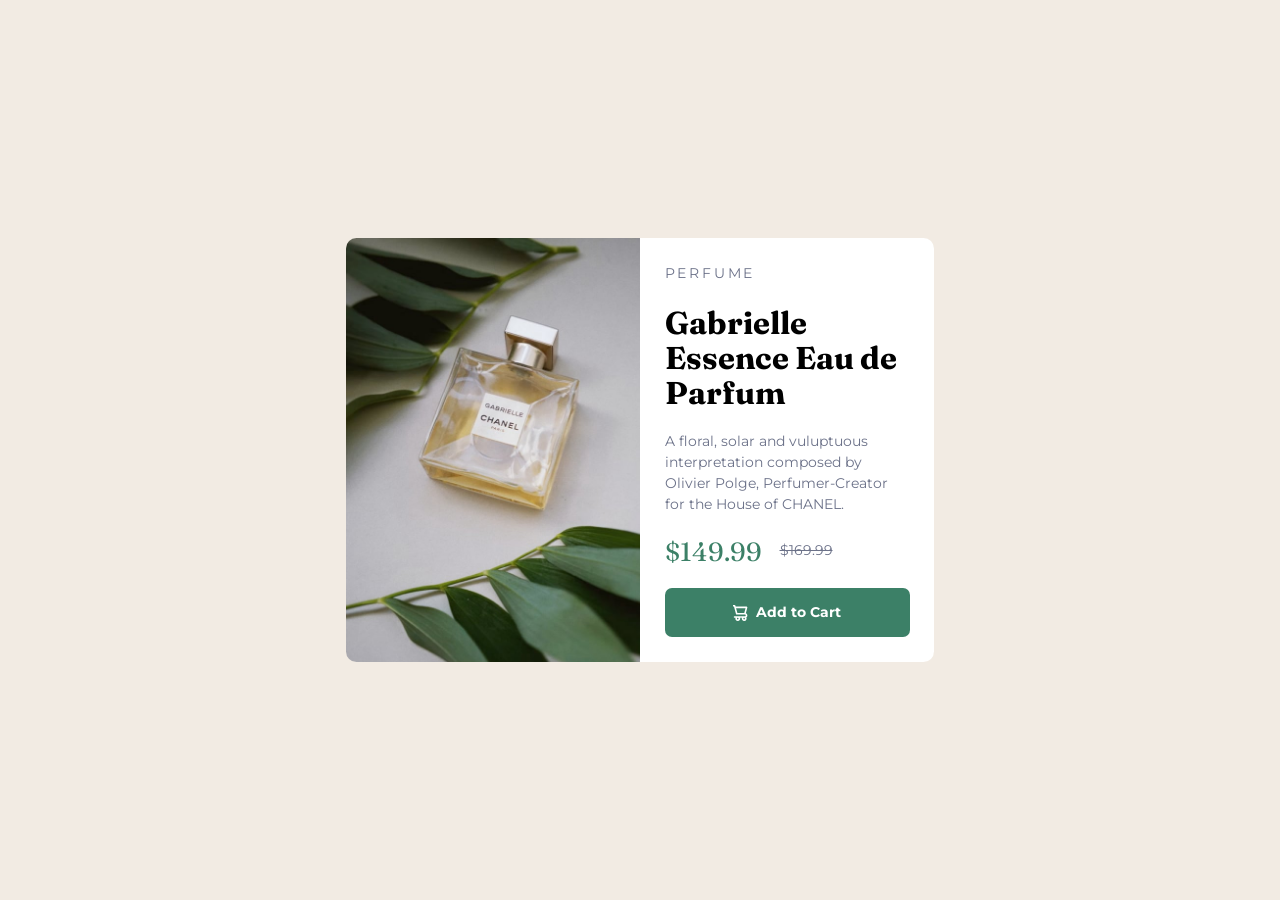
<file: example-website/index.html>
<!DOCTYPE html>
<html lang="en">
<head>
    <meta charset="UTF-8">
    <meta name="viewport" content="width=device-width, initial-scale=1.0">
    <!-- displays site properly based on user's device -->
    <title>Product Preview Card Component</title>
    <link rel="stylesheet" href="./css/index.css">
    <link href="./css/output.css" rel="stylesheet">
    <link rel="preconnect" href="https://fonts.googleapis.com">
    <link rel="preconnect" href="https://fonts.gstatic.com" crossorigin>
    <link href="https://fonts.googleapis.com/css2?family=Fraunces:opsz,wght@9..144,700&family=Montserrat:wght@500;700&display=swap" rel="stylesheet">
</head>
<body>
    <div class="flex items-center justify-center bg-primary-two 
                min-h-screen w-full
                overflow-x-hidden">
        <main class="max-w-md sm:max-w-2xl overflow-hidden rounded-xl 
                     grid grid-cols-1 sm:grid-cols-2 m-6">
            <section class="w-full h-full">
                <img class="object-cover object-center w-full aspect-[4/3] sm:h-full"
                     id="preview-image"
                     alt="Product_Img"
                >
            </section>
            <article class="bg-white p-7 space-y-6">
                <h2 class="tracking-[0.2em] uppercase text-neutral-two">PERFUME</h2>
                <h1 class="font-primary font-bold text-4xl">Gabrielle Essence Eau de Parfum</h1>
                <p class="text-neutral-two">
                   A floral, solar and vuluptuous interpretation
                   composed by Olivier Polge, Perfumer-Creator for the
                   House of CHANEL.
                </p>
                <div>
                    <h1 class="font-primary text-primary-one text-3xl inline-block mr-4">
                        $149.99
                    </h1>
                    <p class="line-through text-neutral-two text-md inline-block align-super">
                        $169.99
                    </p>
                </div>
                <button type="button" 
                        class="w-full text-center py-4 
                        bg-primary-one hover:bg-neutral-one transition-all text-white font-bold
                        rounded-lg">
                    <img src="./images/icon-cart.svg" class="inline-block mr-1 align-sub" 
                         alt="cart_icon">
                    Add to Cart
                </button>
            </article>
        </main>
    </div>
</body>
</html>
</file>
<file: example-website/css/index.css>
@tailwind base;
@tailwind components;
@tailwind utilities;

:root {
    /* Colours */
    /* Primary Colours */
    --c-primary-one: hsl(158, 36%, 37%);
    --c-primary-two: hsl(30, 38%, 92%);

    /* Neutral Colours */
    --c-neutral-one: hsl(212, 21%, 14%);
    --c-neutral-two: hsl(228, 12%, 48%);

    /* Fonts */
    /* Font Family */
    --ff-primary: 'Fraunces', serif;
    --ff-secondary: 'Montserrat', sans-serif;

    --fs-base: 14px;
}

@layer base {
    html { 
        font-family: var(--ff-secondary);
        font-size: var(--fs-base);
    }
}

@layer components {
    #preview-image {
        content: url("../images/image-product-mobile.jpg");
    }
    @media (min-width: 640px) {
        #preview-image {
            content: url("../images/image-product-desktop.jpg");
        }
    }
}
</file>
<file: example-website/css/output.css>
/*
! tailwindcss v3.3.5 | MIT License | https://tailwindcss.com
*/

/*
1. Prevent padding and border from affecting element width. (https://github.com/mozdevs/cssremedy/issues/4)
2. Allow adding a border to an element by just adding a border-width. (https://github.com/tailwindcss/tailwindcss/pull/116)
*/

*,
::before,
::after {
  box-sizing: border-box;
  /* 1 */
  border-width: 0;
  /* 2 */
  border-style: solid;
  /* 2 */
  border-color: #e5e7eb;
  /* 2 */
}

::before,
::after {
  --tw-content: '';
}

/*
1. Use a consistent sensible line-height in all browsers.
2. Prevent adjustments of font size after orientation changes in iOS.
3. Use a more readable tab size.
4. Use the user's configured `sans` font-family by default.
5. Use the user's configured `sans` font-feature-settings by default.
6. Use the user's configured `sans` font-variation-settings by default.
*/

html {
  line-height: 1.5;
  /* 1 */
  -webkit-text-size-adjust: 100%;
  /* 2 */
  -moz-tab-size: 4;
  /* 3 */
  -o-tab-size: 4;
     tab-size: 4;
  /* 3 */
  font-family: ui-sans-serif, system-ui, -apple-system, BlinkMacSystemFont, "Segoe UI", Roboto, "Helvetica Neue", Arial, "Noto Sans", sans-serif, "Apple Color Emoji", "Segoe UI Emoji", "Segoe UI Symbol", "Noto Color Emoji";
  /* 4 */
  font-feature-settings: normal;
  /* 5 */
  font-variation-settings: normal;
  /* 6 */
}

/*
1. Remove the margin in all browsers.
2. Inherit line-height from `html` so users can set them as a class directly on the `html` element.
*/

body {
  margin: 0;
  /* 1 */
  line-height: inherit;
  /* 2 */
}

/*
1. Add the correct height in Firefox.
2. Correct the inheritance of border color in Firefox. (https://bugzilla.mozilla.org/show_bug.cgi?id=190655)
3. Ensure horizontal rules are visible by default.
*/

hr {
  height: 0;
  /* 1 */
  color: inherit;
  /* 2 */
  border-top-width: 1px;
  /* 3 */
}

/*
Add the correct text decoration in Chrome, Edge, and Safari.
*/

abbr:where([title]) {
  -webkit-text-decoration: underline dotted;
          text-decoration: underline dotted;
}

/*
Remove the default font size and weight for headings.
*/

h1,
h2,
h3,
h4,
h5,
h6 {
  font-size: inherit;
  font-weight: inherit;
}

/*
Reset links to optimize for opt-in styling instead of opt-out.
*/

a {
  color: inherit;
  text-decoration: inherit;
}

/*
Add the correct font weight in Edge and Safari.
*/

b,
strong {
  font-weight: bolder;
}

/*
1. Use the user's configured `mono` font family by default.
2. Correct the odd `em` font sizing in all browsers.
*/

code,
kbd,
samp,
pre {
  font-family: ui-monospace, SFMono-Regular, Menlo, Monaco, Consolas, "Liberation Mono", "Courier New", monospace;
  /* 1 */
  font-size: 1em;
  /* 2 */
}

/*
Add the correct font size in all browsers.
*/

small {
  font-size: 80%;
}

/*
Prevent `sub` and `sup` elements from affecting the line height in all browsers.
*/

sub,
sup {
  font-size: 75%;
  line-height: 0;
  position: relative;
  vertical-align: baseline;
}

sub {
  bottom: -0.25em;
}

sup {
  top: -0.5em;
}

/*
1. Remove text indentation from table contents in Chrome and Safari. (https://bugs.chromium.org/p/chromium/issues/detail?id=999088, https://bugs.webkit.org/show_bug.cgi?id=201297)
2. Correct table border color inheritance in all Chrome and Safari. (https://bugs.chromium.org/p/chromium/issues/detail?id=935729, https://bugs.webkit.org/show_bug.cgi?id=195016)
3. Remove gaps between table borders by default.
*/

table {
  text-indent: 0;
  /* 1 */
  border-color: inherit;
  /* 2 */
  border-collapse: collapse;
  /* 3 */
}

/*
1. Change the font styles in all browsers.
2. Remove the margin in Firefox and Safari.
3. Remove default padding in all browsers.
*/

button,
input,
optgroup,
select,
textarea {
  font-family: inherit;
  /* 1 */
  font-feature-settings: inherit;
  /* 1 */
  font-variation-settings: inherit;
  /* 1 */
  font-size: 100%;
  /* 1 */
  font-weight: inherit;
  /* 1 */
  line-height: inherit;
  /* 1 */
  color: inherit;
  /* 1 */
  margin: 0;
  /* 2 */
  padding: 0;
  /* 3 */
}

/*
Remove the inheritance of text transform in Edge and Firefox.
*/

button,
select {
  text-transform: none;
}

/*
1. Correct the inability to style clickable types in iOS and Safari.
2. Remove default button styles.
*/

button,
[type='button'],
[type='reset'],
[type='submit'] {
  -webkit-appearance: button;
  /* 1 */
  background-color: transparent;
  /* 2 */
  background-image: none;
  /* 2 */
}

/*
Use the modern Firefox focus style for all focusable elements.
*/

:-moz-focusring {
  outline: auto;
}

/*
Remove the additional `:invalid` styles in Firefox. (https://github.com/mozilla/gecko-dev/blob/2f9eacd9d3d995c937b4251a5557d95d494c9be1/layout/style/res/forms.css#L728-L737)
*/

:-moz-ui-invalid {
  box-shadow: none;
}

/*
Add the correct vertical alignment in Chrome and Firefox.
*/

progress {
  vertical-align: baseline;
}

/*
Correct the cursor style of increment and decrement buttons in Safari.
*/

::-webkit-inner-spin-button,
::-webkit-outer-spin-button {
  height: auto;
}

/*
1. Correct the odd appearance in Chrome and Safari.
2. Correct the outline style in Safari.
*/

[type='search'] {
  -webkit-appearance: textfield;
  /* 1 */
  outline-offset: -2px;
  /* 2 */
}

/*
Remove the inner padding in Chrome and Safari on macOS.
*/

::-webkit-search-decoration {
  -webkit-appearance: none;
}

/*
1. Correct the inability to style clickable types in iOS and Safari.
2. Change font properties to `inherit` in Safari.
*/

::-webkit-file-upload-button {
  -webkit-appearance: button;
  /* 1 */
  font: inherit;
  /* 2 */
}

/*
Add the correct display in Chrome and Safari.
*/

summary {
  display: list-item;
}

/*
Removes the default spacing and border for appropriate elements.
*/

blockquote,
dl,
dd,
h1,
h2,
h3,
h4,
h5,
h6,
hr,
figure,
p,
pre {
  margin: 0;
}

fieldset {
  margin: 0;
  padding: 0;
}

legend {
  padding: 0;
}

ol,
ul,
menu {
  list-style: none;
  margin: 0;
  padding: 0;
}

/*
Reset default styling for dialogs.
*/

dialog {
  padding: 0;
}

/*
Prevent resizing textareas horizontally by default.
*/

textarea {
  resize: vertical;
}

/*
1. Reset the default placeholder opacity in Firefox. (https://github.com/tailwindlabs/tailwindcss/issues/3300)
2. Set the default placeholder color to the user's configured gray 400 color.
*/

input::-moz-placeholder, textarea::-moz-placeholder {
  opacity: 1;
  /* 1 */
  color: #9ca3af;
  /* 2 */
}

input::placeholder,
textarea::placeholder {
  opacity: 1;
  /* 1 */
  color: #9ca3af;
  /* 2 */
}

/*
Set the default cursor for buttons.
*/

button,
[role="button"] {
  cursor: pointer;
}

/*
Make sure disabled buttons don't get the pointer cursor.
*/

:disabled {
  cursor: default;
}

/*
1. Make replaced elements `display: block` by default. (https://github.com/mozdevs/cssremedy/issues/14)
2. Add `vertical-align: middle` to align replaced elements more sensibly by default. (https://github.com/jensimmons/cssremedy/issues/14#issuecomment-634934210)
   This can trigger a poorly considered lint error in some tools but is included by design.
*/

img,
svg,
video,
canvas,
audio,
iframe,
embed,
object {
  display: block;
  /* 1 */
  vertical-align: middle;
  /* 2 */
}

/*
Constrain images and videos to the parent width and preserve their intrinsic aspect ratio. (https://github.com/mozdevs/cssremedy/issues/14)
*/

img,
video {
  max-width: 100%;
  height: auto;
}

/* Make elements with the HTML hidden attribute stay hidden by default */

[hidden] {
  display: none;
}

html {
  font-family: var(--ff-secondary);
  font-size: var(--fs-base);
}

*, ::before, ::after {
  --tw-border-spacing-x: 0;
  --tw-border-spacing-y: 0;
  --tw-translate-x: 0;
  --tw-translate-y: 0;
  --tw-rotate: 0;
  --tw-skew-x: 0;
  --tw-skew-y: 0;
  --tw-scale-x: 1;
  --tw-scale-y: 1;
  --tw-pan-x:  ;
  --tw-pan-y:  ;
  --tw-pinch-zoom:  ;
  --tw-scroll-snap-strictness: proximity;
  --tw-gradient-from-position:  ;
  --tw-gradient-via-position:  ;
  --tw-gradient-to-position:  ;
  --tw-ordinal:  ;
  --tw-slashed-zero:  ;
  --tw-numeric-figure:  ;
  --tw-numeric-spacing:  ;
  --tw-numeric-fraction:  ;
  --tw-ring-inset:  ;
  --tw-ring-offset-width: 0px;
  --tw-ring-offset-color: #fff;
  --tw-ring-color: rgb(59 130 246 / 0.5);
  --tw-ring-offset-shadow: 0 0 #0000;
  --tw-ring-shadow: 0 0 #0000;
  --tw-shadow: 0 0 #0000;
  --tw-shadow-colored: 0 0 #0000;
  --tw-blur:  ;
  --tw-brightness:  ;
  --tw-contrast:  ;
  --tw-grayscale:  ;
  --tw-hue-rotate:  ;
  --tw-invert:  ;
  --tw-saturate:  ;
  --tw-sepia:  ;
  --tw-drop-shadow:  ;
  --tw-backdrop-blur:  ;
  --tw-backdrop-brightness:  ;
  --tw-backdrop-contrast:  ;
  --tw-backdrop-grayscale:  ;
  --tw-backdrop-hue-rotate:  ;
  --tw-backdrop-invert:  ;
  --tw-backdrop-opacity:  ;
  --tw-backdrop-saturate:  ;
  --tw-backdrop-sepia:  ;
}

::backdrop {
  --tw-border-spacing-x: 0;
  --tw-border-spacing-y: 0;
  --tw-translate-x: 0;
  --tw-translate-y: 0;
  --tw-rotate: 0;
  --tw-skew-x: 0;
  --tw-skew-y: 0;
  --tw-scale-x: 1;
  --tw-scale-y: 1;
  --tw-pan-x:  ;
  --tw-pan-y:  ;
  --tw-pinch-zoom:  ;
  --tw-scroll-snap-strictness: proximity;
  --tw-gradient-from-position:  ;
  --tw-gradient-via-position:  ;
  --tw-gradient-to-position:  ;
  --tw-ordinal:  ;
  --tw-slashed-zero:  ;
  --tw-numeric-figure:  ;
  --tw-numeric-spacing:  ;
  --tw-numeric-fraction:  ;
  --tw-ring-inset:  ;
  --tw-ring-offset-width: 0px;
  --tw-ring-offset-color: #fff;
  --tw-ring-color: rgb(59 130 246 / 0.5);
  --tw-ring-offset-shadow: 0 0 #0000;
  --tw-ring-shadow: 0 0 #0000;
  --tw-shadow: 0 0 #0000;
  --tw-shadow-colored: 0 0 #0000;
  --tw-blur:  ;
  --tw-brightness:  ;
  --tw-contrast:  ;
  --tw-grayscale:  ;
  --tw-hue-rotate:  ;
  --tw-invert:  ;
  --tw-saturate:  ;
  --tw-sepia:  ;
  --tw-drop-shadow:  ;
  --tw-backdrop-blur:  ;
  --tw-backdrop-brightness:  ;
  --tw-backdrop-contrast:  ;
  --tw-backdrop-grayscale:  ;
  --tw-backdrop-hue-rotate:  ;
  --tw-backdrop-invert:  ;
  --tw-backdrop-opacity:  ;
  --tw-backdrop-saturate:  ;
  --tw-backdrop-sepia:  ;
}

.m-4 {
  margin: 1rem;
}

.m-6 {
  margin: 1.5rem;
}

.mx-6 {
  margin-left: 1.5rem;
  margin-right: 1.5rem;
}

.my-9 {
  margin-top: 2.25rem;
  margin-bottom: 2.25rem;
}

.mr-3 {
  margin-right: 0.75rem;
}

.mr-1 {
  margin-right: 0.25rem;
}

.mr-4 {
  margin-right: 1rem;
}

.inline-block {
  display: inline-block;
}

.flex {
  display: flex;
}

.grid {
  display: grid;
}

.aspect-\[4\/3\] {
  aspect-ratio: 4/3;
}

.h-full {
  height: 100%;
}

.min-h-screen {
  min-height: 100vh;
}

.w-full {
  width: 100%;
}

.w-screen {
  width: 100vw;
}

.max-w-md {
  max-width: 28rem;
}

.max-w-lg {
  max-width: 32rem;
}

.max-w-xl {
  max-width: 36rem;
}

.max-w-2xl {
  max-width: 42rem;
}

.max-w-sm {
  max-width: 24rem;
}

.grid-cols-1 {
  grid-template-columns: repeat(1, minmax(0, 1fr));
}

.items-start {
  align-items: flex-start;
}

.items-center {
  align-items: center;
}

.justify-center {
  justify-content: center;
}

.gap-4 {
  gap: 1rem;
}

.space-y-4 > :not([hidden]) ~ :not([hidden]) {
  --tw-space-y-reverse: 0;
  margin-top: calc(1rem * calc(1 - var(--tw-space-y-reverse)));
  margin-bottom: calc(1rem * var(--tw-space-y-reverse));
}

.space-y-2 > :not([hidden]) ~ :not([hidden]) {
  --tw-space-y-reverse: 0;
  margin-top: calc(0.5rem * calc(1 - var(--tw-space-y-reverse)));
  margin-bottom: calc(0.5rem * var(--tw-space-y-reverse));
}

.space-y-3 > :not([hidden]) ~ :not([hidden]) {
  --tw-space-y-reverse: 0;
  margin-top: calc(0.75rem * calc(1 - var(--tw-space-y-reverse)));
  margin-bottom: calc(0.75rem * var(--tw-space-y-reverse));
}

.space-y-5 > :not([hidden]) ~ :not([hidden]) {
  --tw-space-y-reverse: 0;
  margin-top: calc(1.25rem * calc(1 - var(--tw-space-y-reverse)));
  margin-bottom: calc(1.25rem * var(--tw-space-y-reverse));
}

.space-y-6 > :not([hidden]) ~ :not([hidden]) {
  --tw-space-y-reverse: 0;
  margin-top: calc(1.5rem * calc(1 - var(--tw-space-y-reverse)));
  margin-bottom: calc(1.5rem * var(--tw-space-y-reverse));
}

.overflow-hidden {
  overflow: hidden;
}

.overflow-x-hidden {
  overflow-x: hidden;
}

.rounded-xl {
  border-radius: 0.75rem;
}

.rounded {
  border-radius: 0.25rem;
}

.rounded-md {
  border-radius: 0.375rem;
}

.rounded-lg {
  border-radius: 0.5rem;
}

.rounded-2xl {
  border-radius: 1rem;
}

.bg-primary-two {
  background-color: var(--c-primary-two);
}

.bg-white {
  --tw-bg-opacity: 1;
  background-color: rgb(255 255 255 / var(--tw-bg-opacity));
}

.bg-primary-one {
  background-color: var(--c-primary-one);
}

.bg-neutral-two {
  background-color: var(--c-neutral-two);
}

.bg-neutral-one {
  background-color: var(--c-neutral-one);
}

.object-cover {
  -o-object-fit: cover;
     object-fit: cover;
}

.object-center {
  -o-object-position: center;
     object-position: center;
}

.p-4 {
  padding: 1rem;
}

.p-5 {
  padding: 1.25rem;
}

.p-6 {
  padding: 1.5rem;
}

.p-8 {
  padding: 2rem;
}

.p-7 {
  padding: 1.75rem;
}

.py-6 {
  padding-top: 1.5rem;
  padding-bottom: 1.5rem;
}

.py-4 {
  padding-top: 1rem;
  padding-bottom: 1rem;
}

.py-2 {
  padding-top: 0.5rem;
  padding-bottom: 0.5rem;
}

.py-3 {
  padding-top: 0.75rem;
  padding-bottom: 0.75rem;
}

.px-4 {
  padding-left: 1rem;
  padding-right: 1rem;
}

.px-5 {
  padding-left: 1.25rem;
  padding-right: 1.25rem;
}

.text-center {
  text-align: center;
}

.align-top {
  vertical-align: top;
}

.align-middle {
  vertical-align: middle;
}

.align-bottom {
  vertical-align: bottom;
}

.align-sub {
  vertical-align: sub;
}

.align-super {
  vertical-align: super;
}

.font-primary {
  font-family: var(--ff-primary);
}

.text-3xl {
  font-size: 1.875rem;
  line-height: 2.25rem;
}

.text-4xl {
  font-size: 2.25rem;
  line-height: 2.5rem;
}

.text-2xl {
  font-size: 1.5rem;
  line-height: 2rem;
}

.text-sm {
  font-size: 0.875rem;
  line-height: 1.25rem;
}

.font-bold {
  font-weight: 700;
}

.uppercase {
  text-transform: uppercase;
}

.tracking-widest {
  letter-spacing: 0.1em;
}

.tracking-\[0\.15em\] {
  letter-spacing: 0.15em;
}

.tracking-\[0\.2em\] {
  letter-spacing: 0.2em;
}

.text-neutral-two {
  color: var(--c-neutral-two);
}

.text-primary-one {
  color: var(--c-primary-one);
}

.text-white {
  --tw-text-opacity: 1;
  color: rgb(255 255 255 / var(--tw-text-opacity));
}

.line-through {
  text-decoration-line: line-through;
}

.transition-all {
  transition-property: all;
  transition-timing-function: cubic-bezier(0.4, 0, 0.2, 1);
  transition-duration: 150ms;
}

:root {
  /* Colours */
  /* Primary Colours */
  --c-primary-one: hsl(158, 36%, 37%);
  --c-primary-two: hsl(30, 38%, 92%);
  /* Neutral Colours */
  --c-neutral-one: hsl(212, 21%, 14%);
  --c-neutral-two: hsl(228, 12%, 48%);
  /* Fonts */
  /* Font Family */
  --ff-primary: 'Fraunces', serif;
  --ff-secondary: 'Montserrat', sans-serif;
  --fs-base: 14px;
}
/*
@layer utilties {
  .preview-mobile {
    content: url("C:/Users/Tuma/Downloads/Product-Preview-Coding-Challenge/src/images/image-product-mobile.jpg");
  }

  .preview-desktop {
    content: url("C:/Users/Tuma/Downloads/Product-Preview-Coding-Challenge/src/images/image-product-desktop.jpg");
  }
}
*/
.hover\:bg-neutral-two:hover {
  background-color: var(--c-neutral-two);
}

.hover\:bg-neutral-one:hover {
  background-color: var(--c-neutral-one);
}

@media (min-width: 640px) {
  .sm\:h-full {
    height: 100%;
  }

  .sm\:max-w-2xl {
    max-width: 42rem;
  }

  .sm\:max-w-3xl {
    max-width: 48rem;
  }

  .sm\:max-w-xl {
    max-width: 36rem;
  }

  .sm\:grid-cols-2 {
    grid-template-columns: repeat(2, minmax(0, 1fr));
  }
}

@media (min-width: 768px) {
  .md\:grid-cols-2 {
    grid-template-columns: repeat(2, minmax(0, 1fr));
  }
}
</file>
